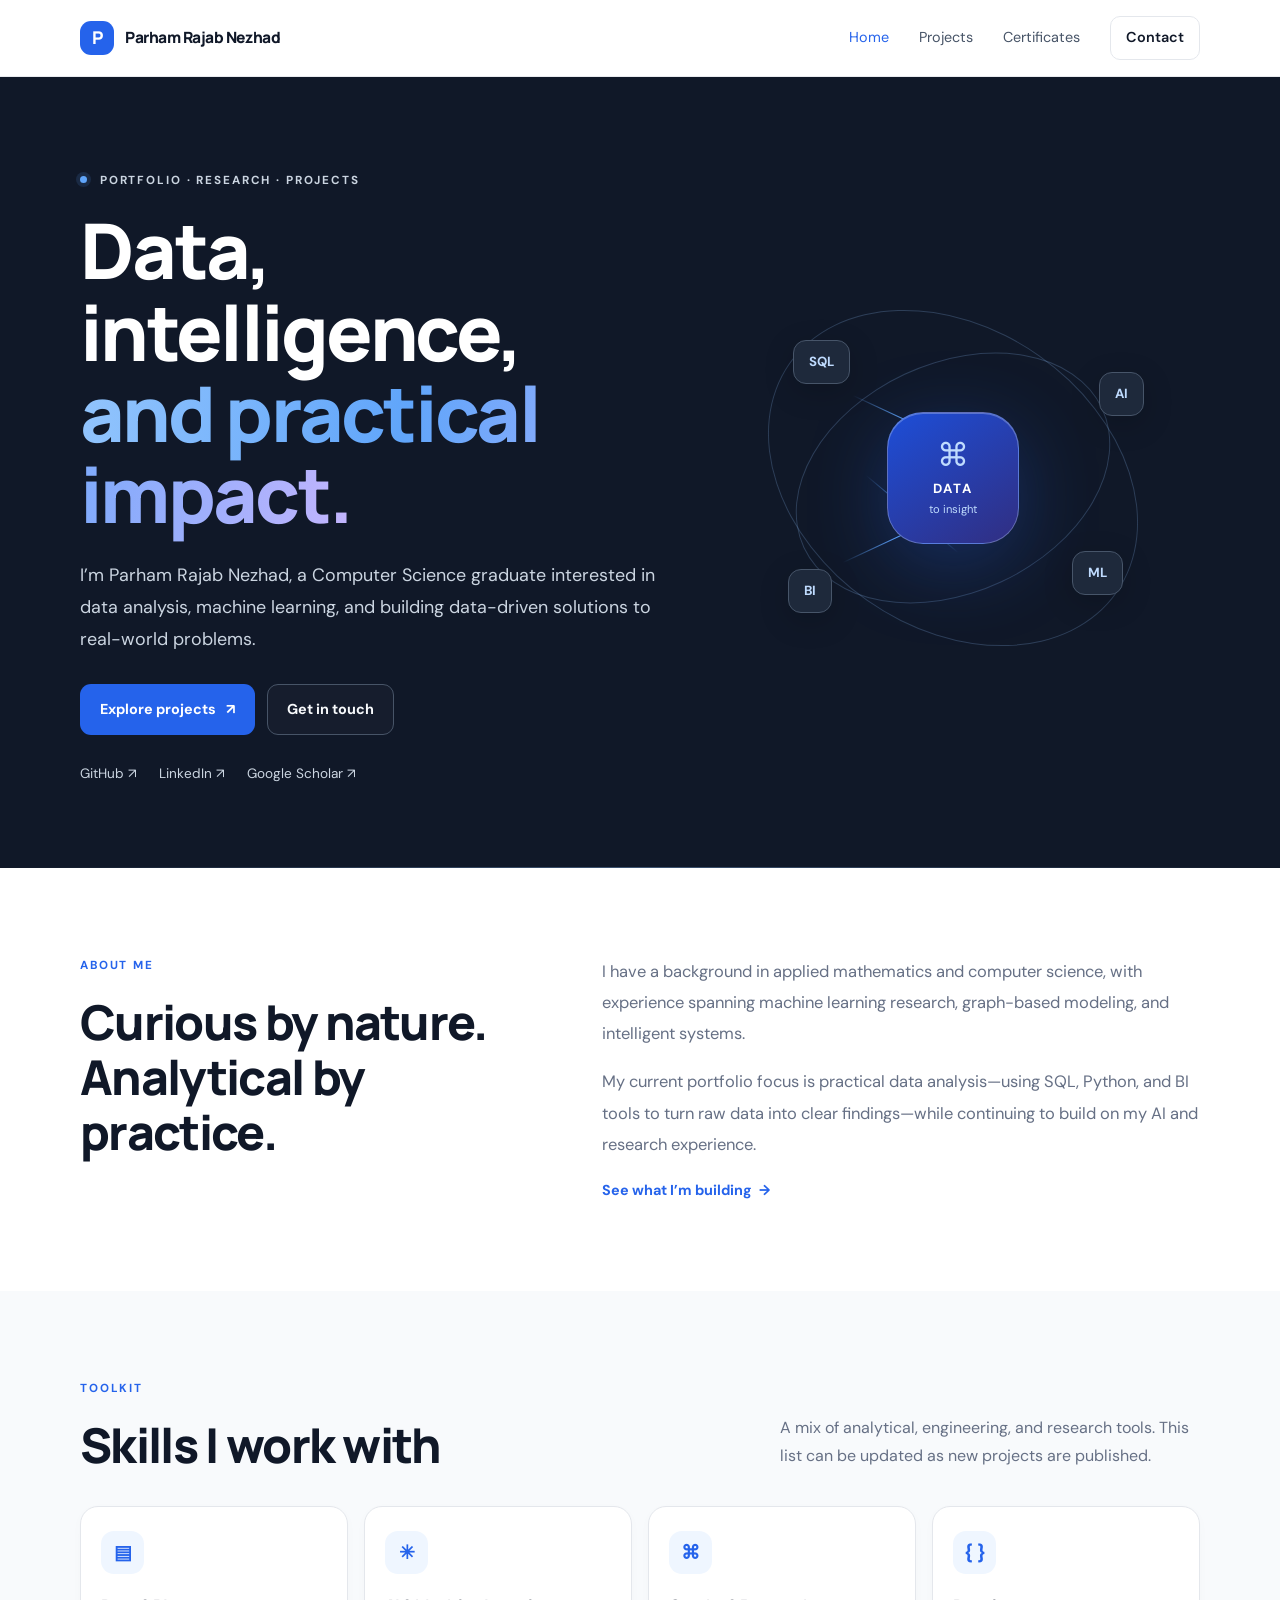
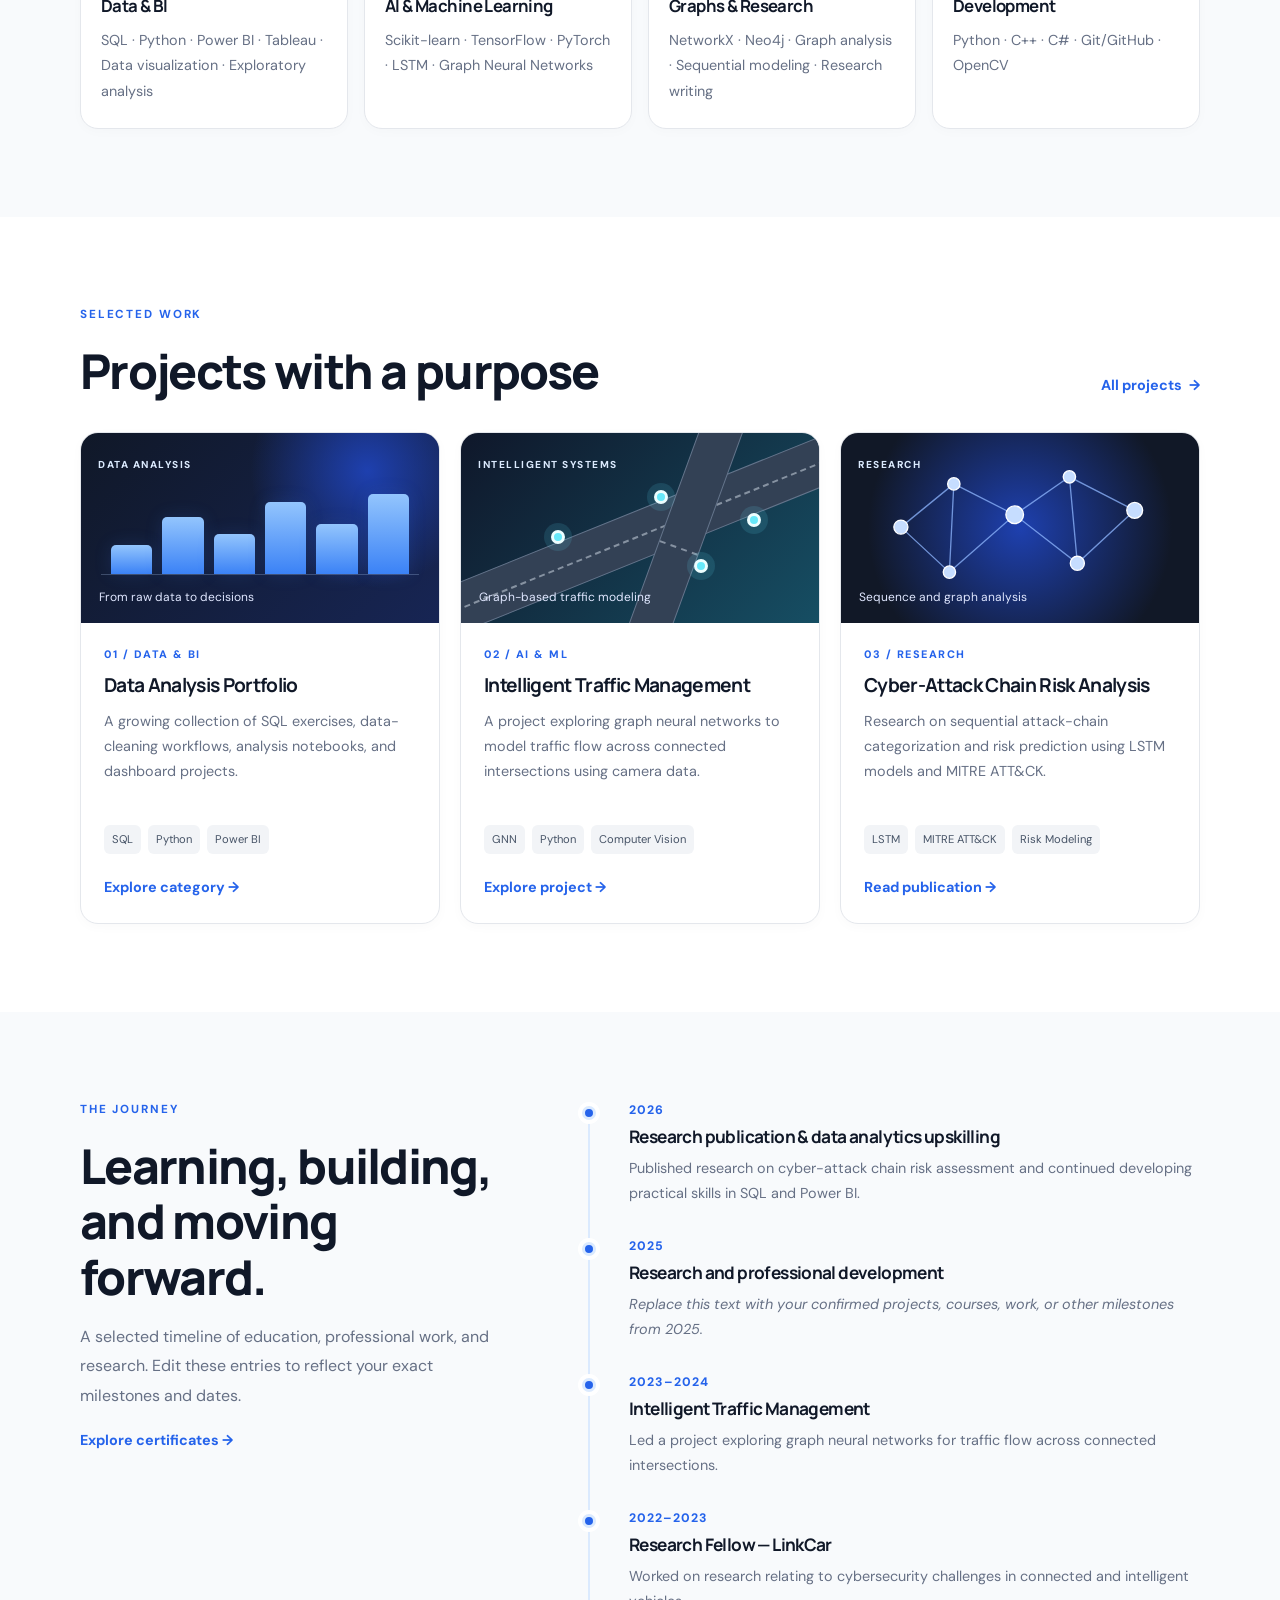
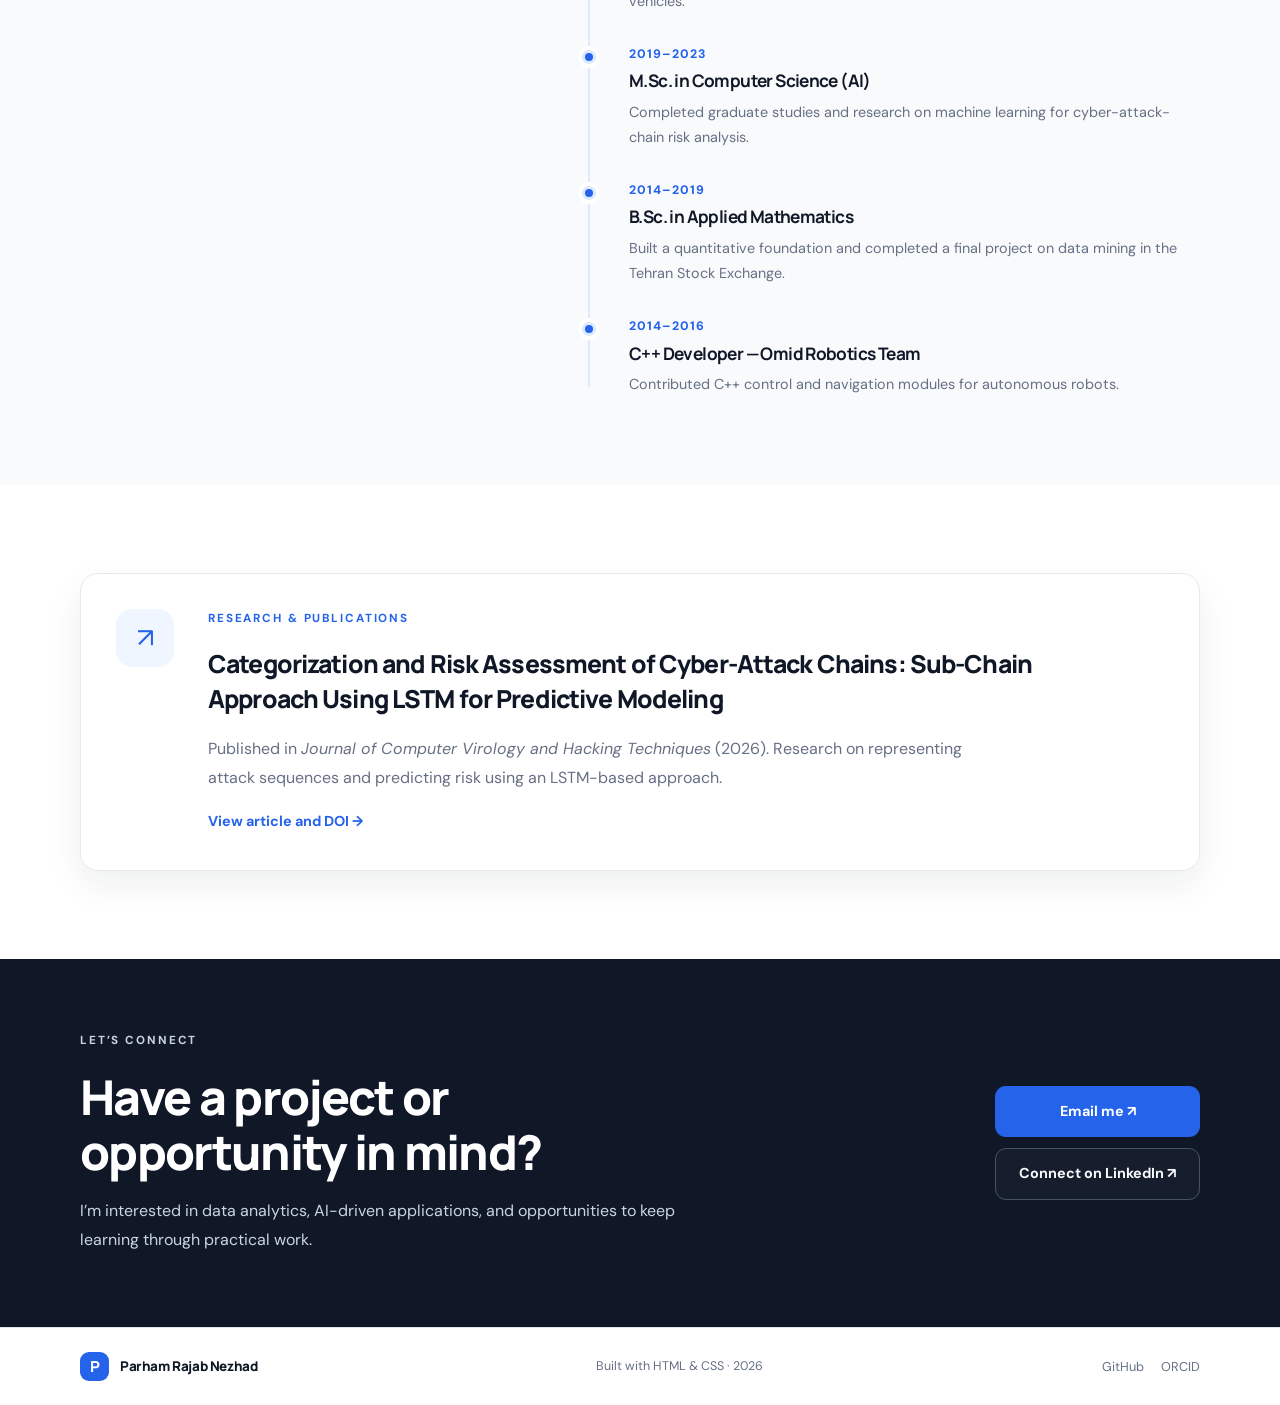
<file: index.html>
<!doctype html>
<html lang="en">
<head>
  <meta charset="utf-8">
  <meta name="viewport" content="width=device-width, initial-scale=1">
  <meta name="theme-color" content="#101828">
  <meta name="description" content="Parham Rajab Nezhad — portfolio in data analysis, machine learning, and intelligent systems.">
  <title>Parham Rajab Nezhad | Portfolio</title>
  <link rel="stylesheet" href="assets/style.css">
  <script src="assets/script.js" defer></script>
</head>
<body>
  <a class="skip-link" href="#main">Skip to content</a>
  <header class="site-header">
    <div class="container nav-wrap">
      <a class="brand" href="index.html" aria-label="Parham Rajab Nezhad home"><span class="brand-mark">P</span><span>Parham Rajab Nezhad</span></a>
      <button class="nav-toggle" aria-expanded="false" aria-controls="site-nav" aria-label="Open navigation"><span></span><span></span><span></span></button>
      <nav class="site-nav" id="site-nav" aria-label="Main navigation">
        <a class="active" href="index.html">Home</a><a href="projects.html">Projects</a><a href="certificates.html">Certificates</a>
        <a class="nav-contact" href="#contact">Contact</a>
      </nav>
    </div>
  </header>

  <main id="main">
    <section class="hero section-dark">
      <div class="container hero-grid">
        <div class="hero-copy">
          <p class="eyebrow"><span class="status-dot"></span> PORTFOLIO · RESEARCH · PROJECTS</p>
          <h1>Data, intelligence,<br><span class="gradient-text">and practical impact.</span></h1>
          <p class="hero-lead">I’m Parham Rajab Nezhad, a Computer Science graduate interested in data analysis, machine learning, and building data-driven solutions to real-world problems.</p>
          <div class="hero-actions"><a class="button button-primary" href="projects.html">Explore projects <span aria-hidden="true">↗</span></a><a class="button button-ghost" href="#contact">Get in touch</a></div>
          <div class="hero-links"><a href="https://github.com/parham-rn" target="_blank" rel="noopener noreferrer">GitHub ↗</a><a href="https://www.linkedin.com/in/parham-rajabnezhad/" target="_blank" rel="noopener noreferrer">LinkedIn ↗</a><a href="https://scholar.google.com/citations?user=SFBQKzkAAAAJ" target="_blank" rel="noopener noreferrer">Google Scholar ↗</a></div>
        </div>
        <div class="hero-art" aria-label="Illustration representing connected data and machine learning" role="img">
          <div class="art-orbit orbit-one"></div><div class="art-orbit orbit-two"></div>
          <div class="art-node node-a">SQL</div><div class="art-node node-b">AI</div><div class="art-node node-c">BI</div><div class="art-node node-d">ML</div>
          <div class="art-core"><span class="core-symbol">⌘</span><strong>DATA</strong><small>to insight</small></div>
          <div class="art-line line-a"></div><div class="art-line line-b"></div><div class="art-line line-c"></div><div class="art-line line-d"></div>
        </div>
      </div>
      <div class="hero-bottom-line"></div>
    </section>

    <section class="section" id="about">
      <div class="container two-col">
        <div><p class="eyebrow eyebrow-blue">ABOUT ME</p><h2>Curious by nature.<br>Analytical by practice.</h2></div>
        <div class="about-copy"><p>I have a background in applied mathematics and computer science, with experience spanning machine learning research, graph-based modeling, and intelligent systems.</p><p>My current portfolio focus is practical data analysis—using SQL, Python, and BI tools to turn raw data into clear findings—while continuing to build on my AI and research experience.</p><a class="text-link" href="projects.html">See what I’m building <span aria-hidden="true">→</span></a></div>
      </div>
    </section>

    <section class="section section-muted" id="skills">
      <div class="container">
        <div class="section-heading"><div><p class="eyebrow eyebrow-blue">TOOLKIT</p><h2>Skills I work with</h2></div><p class="section-intro">A mix of analytical, engineering, and research tools. This list can be updated as new projects are published.</p></div>
        <div class="skill-groups">
          <article class="skill-card"><div class="skill-icon">▤</div><h3>Data & BI</h3><p>SQL · Python · Power BI · Tableau · Data visualization · Exploratory analysis</p></article>
          <article class="skill-card"><div class="skill-icon">✳</div><h3>AI & Machine Learning</h3><p>Scikit-learn · TensorFlow · PyTorch · LSTM · Graph Neural Networks</p></article>
          <article class="skill-card"><div class="skill-icon">⌘</div><h3>Graphs & Research</h3><p>NetworkX · Neo4j · Graph analysis · Sequential modeling · Research writing</p></article>
          <article class="skill-card"><div class="skill-icon">{ }</div><h3>Development</h3><p>Python · C++ · C# · Git/GitHub · OpenCV</p></article>
        </div>
      </div>
    </section>

    <section class="section" id="featured-projects">
      <div class="container">
        <div class="section-heading"><div><p class="eyebrow eyebrow-blue">SELECTED WORK</p><h2>Projects with a purpose</h2></div><a class="text-link" href="projects.html">All projects <span aria-hidden="true">→</span></a></div>
        <div class="project-grid">
          <article class="project-card"><div class="project-visual visual-data"><span class="visual-label">DATA ANALYSIS</span><div class="mini-chart"><i style="height:35%"></i><i style="height:68%"></i><i style="height:48%"></i><i style="height:86%"></i><i style="height:60%"></i><i style="height:95%"></i></div><div class="visual-caption">From raw data to decisions</div></div><div class="project-content"><p class="project-type">01 / DATA & BI</p><h3>Data Analysis Portfolio</h3><p>A growing collection of SQL exercises, data-cleaning workflows, analysis notebooks, and dashboard projects.</p><div class="tag-list"><span>SQL</span><span>Python</span><span>Power BI</span></div><a class="text-link" href="projects.html#data-analysis">Explore category →</a></div></article>
          <article class="project-card"><div class="project-visual visual-traffic"><span class="visual-label">INTELLIGENT SYSTEMS</span><div class="road road-one"></div><div class="road road-two"></div><span class="traffic-point point-one"></span><span class="traffic-point point-two"></span><span class="traffic-point point-three"></span><span class="traffic-point point-four"></span><div class="visual-caption">Graph-based traffic modeling</div></div><div class="project-content"><p class="project-type">02 / AI & ML</p><h3>Intelligent Traffic Management</h3><p>A project exploring graph neural networks to model traffic flow across connected intersections using camera data.</p><div class="tag-list"><span>GNN</span><span>Python</span><span>Computer Vision</span></div><a class="text-link" href="projects.html#ai-ml">Explore project →</a></div></article>
          <article class="project-card"><div class="project-visual visual-graph"><span class="visual-label">RESEARCH</span><svg viewBox="0 0 360 170" aria-hidden="true"><g stroke="#8fb7ff" stroke-width="1.5" opacity=".75"><path d="M45 84 L105 35 L174 70 L236 27 L310 65 M45 84 L100 135 L174 70 L245 125 L310 65 M105 35 L100 135 M236 27 L245 125" fill="none"/></g><g fill="#c6ddff" stroke="#fff" stroke-width="1.5"><circle cx="45" cy="84" r="8"/><circle cx="105" cy="35" r="7"/><circle cx="174" cy="70" r="10"/><circle cx="236" cy="27" r="7"/><circle cx="310" cy="65" r="9"/><circle cx="100" cy="135" r="7"/><circle cx="245" cy="125" r="8"/></g></svg><div class="visual-caption">Sequence and graph analysis</div></div><div class="project-content"><p class="project-type">03 / RESEARCH</p><h3>Cyber-Attack Chain Risk Analysis</h3><p>Research on sequential attack-chain categorization and risk prediction using LSTM models and MITRE ATT&CK.</p><div class="tag-list"><span>LSTM</span><span>MITRE ATT&CK</span><span>Risk Modeling</span></div><a class="text-link" href="https://doi.org/10.1007/s11416-026-00647-8" target="_blank" rel="noopener noreferrer">Read publication →</a></div></article>
        </div>
      </div>
    </section>

    <section class="section section-muted" id="journey">
      <div class="container timeline-layout">
        <div class="timeline-intro"><p class="eyebrow eyebrow-blue">THE JOURNEY</p><h2>Learning, building,<br>and moving forward.</h2><p>A selected timeline of education, professional work, and research. Edit these entries to reflect your exact milestones and dates.</p><a class="text-link" href="certificates.html">Explore certificates →</a></div>
        <div class="timeline">
          <article class="timeline-item"><span class="timeline-dot"></span><p class="timeline-date">2026</p><h3>Research publication & data analytics upskilling</h3><p>Published research on cyber-attack chain risk assessment and continued developing practical skills in SQL and Power BI.</p></article>
          <article class="timeline-item"><span class="timeline-dot"></span><p class="timeline-date">2025</p><h3>Research and professional development</h3><p><em>Replace this text with your confirmed projects, courses, work, or other milestones from 2025.</em></p></article>
          <article class="timeline-item"><span class="timeline-dot"></span><p class="timeline-date">2023–2024</p><h3>Intelligent Traffic Management</h3><p>Led a project exploring graph neural networks for traffic flow across connected intersections.</p></article>
          <article class="timeline-item"><span class="timeline-dot"></span><p class="timeline-date">2022–2023</p><h3>Research Fellow — LinkCar</h3><p>Worked on research relating to cybersecurity challenges in connected and intelligent vehicles.</p></article>
          <article class="timeline-item"><span class="timeline-dot"></span><p class="timeline-date">2019–2023</p><h3>M.Sc. in Computer Science (AI)</h3><p>Completed graduate studies and research on machine learning for cyber-attack-chain risk analysis.</p></article>
          <article class="timeline-item"><span class="timeline-dot"></span><p class="timeline-date">2014–2019</p><h3>B.Sc. in Applied Mathematics</h3><p>Built a quantitative foundation and completed a final project on data mining in the Tehran Stock Exchange.</p></article>
          <article class="timeline-item"><span class="timeline-dot"></span><p class="timeline-date">2014–2016</p><h3>C++ Developer — Omid Robotics Team</h3><p>Contributed C++ control and navigation modules for autonomous robots.</p></article>
        </div>
      </div>
    </section>

    <section class="section" id="research">
      <div class="container publication-card"><div class="publication-icon">↗</div><div class="publication-copy"><p class="eyebrow eyebrow-blue">RESEARCH & PUBLICATIONS</p><h2>Categorization and Risk Assessment of Cyber-Attack Chains: Sub-Chain Approach Using LSTM for Predictive Modeling</h2><p>Published in <em>Journal of Computer Virology and Hacking Techniques</em> (2026). Research on representing attack sequences and predicting risk using an LSTM-based approach.</p><a class="text-link" href="https://doi.org/10.1007/s11416-026-00647-8" target="_blank" rel="noopener noreferrer">View article and DOI →</a></div></div>
    </section>

    <section class="contact-section section-dark" id="contact"><div class="container contact-inner"><div><p class="eyebrow">LET’S CONNECT</p><h2>Have a project or opportunity in mind?</h2><p>I’m interested in data analytics, AI-driven applications, and opportunities to keep learning through practical work.</p></div><div class="contact-actions"><a class="button button-primary" href="mailto:parham.rajabnezhad@gmail.com">Email me ↗</a><a class="button button-ghost" href="https://www.linkedin.com/in/parham-rajabnezhad/" target="_blank" rel="noopener noreferrer">Connect on LinkedIn ↗</a></div></div></section>
  </main>

  <footer class="site-footer"><div class="container footer-inner"><a class="brand footer-brand" href="index.html"><span class="brand-mark">P</span><span>Parham Rajab Nezhad</span></a><p>Built with HTML & CSS · <span id="current-year">2026</span></p><div class="footer-links"><a href="https://github.com/parham-rn" target="_blank" rel="noopener noreferrer">GitHub</a><a href="https://orcid.org/0009-0006-7066-5712" target="_blank" rel="noopener noreferrer">ORCID</a></div></div></footer>
</body>
</html>
</file>
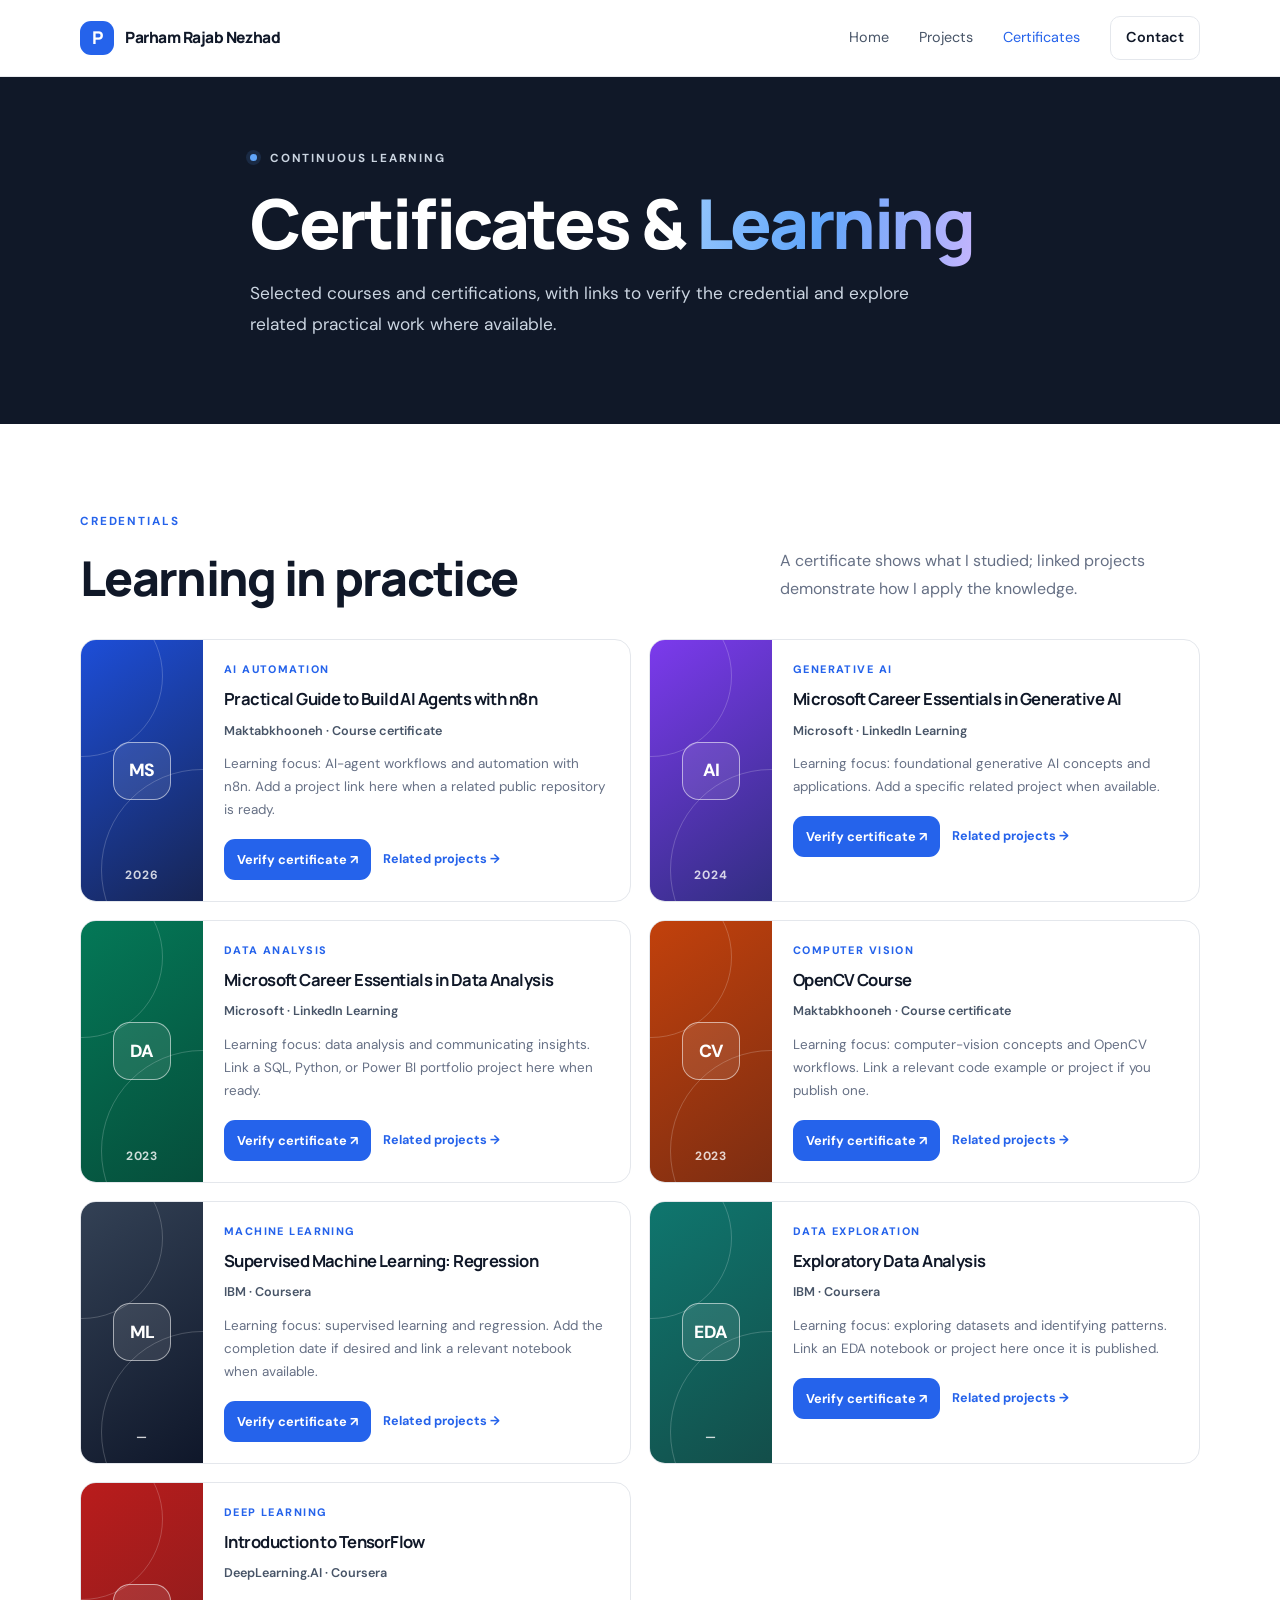
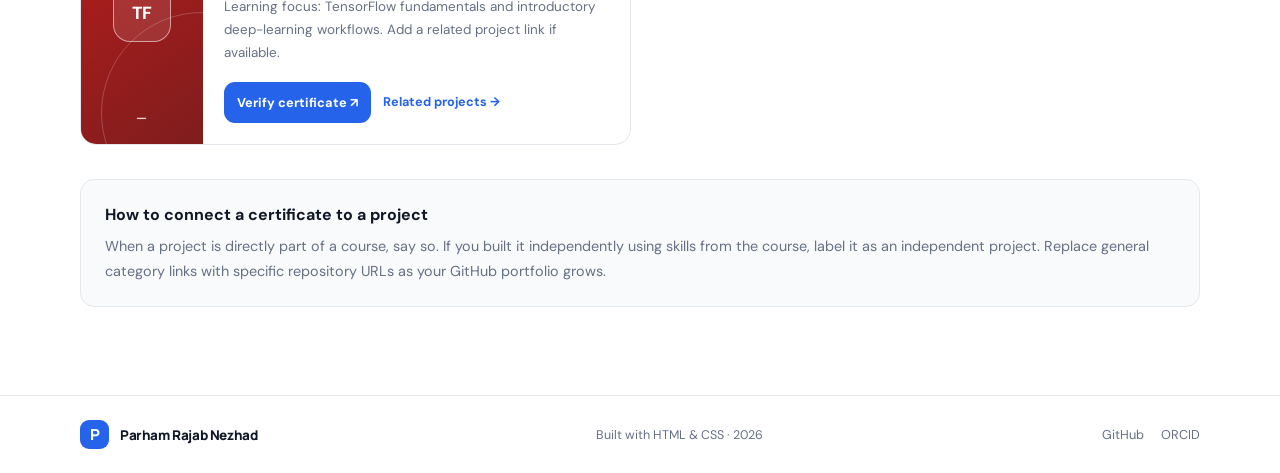
<file: certificates.html>
<!doctype html>
<html lang="en">
<head>
  <meta charset="utf-8"><meta name="viewport" content="width=device-width, initial-scale=1"><meta name="theme-color" content="#101828">
  <meta name="description" content="Certificates and project-based learning by Parham Rajab Nezhad.">
  <title>Certificates | Parham Rajab Nezhad</title><link rel="stylesheet" href="assets/style.css"><script src="assets/script.js" defer></script>
</head>
<body>
  <a class="skip-link" href="#main">Skip to content</a>
  <header class="site-header"><div class="container nav-wrap"><a class="brand" href="index.html"><span class="brand-mark">P</span><span>Parham Rajab Nezhad</span></a><button class="nav-toggle" aria-expanded="false" aria-controls="site-nav" aria-label="Open navigation"><span></span><span></span><span></span></button><nav class="site-nav" id="site-nav" aria-label="Main navigation"><a href="index.html">Home</a><a href="projects.html">Projects</a><a class="active" href="certificates.html">Certificates</a><a class="nav-contact" href="index.html#contact">Contact</a></nav></div></header>
  <main id="main">
    <section class="page-hero section-dark"><div class="container page-hero-inner"><p class="eyebrow"><span class="status-dot"></span> CONTINUOUS LEARNING</p><h1>Certificates & <span class="gradient-text">Learning</span></h1><p>Selected courses and certifications, with links to verify the credential and explore related practical work where available.</p></div></section>
    <section class="section"><div class="container"><div class="section-heading"><div><p class="eyebrow eyebrow-blue">CREDENTIALS</p><h2>Learning in practice</h2></div><p class="section-intro">A certificate shows what I studied; linked projects demonstrate how I apply the knowledge.</p></div>
      <div class="certificate-grid">
        <article class="certificate-card"><div class="certificate-top cert-blue"><span class="certificate-emblem">MS</span><span class="certificate-year">2026</span></div><div class="certificate-body"><p class="project-type">AI AUTOMATION</p><h3>Practical Guide to Build AI Agents with n8n</h3><p class="certificate-provider">Maktabkhooneh · Course certificate</p><p>Learning focus: AI-agent workflows and automation with n8n. Add a project link here when a related public repository is ready.</p><div class="certificate-actions"><a class="button button-small button-primary" href="https://maktabkhooneh.org/certificates/MK-DP506J/?lang=en" target="_blank" rel="noopener noreferrer">Verify certificate ↗</a><a class="text-link" href="projects.html">Related projects →</a></div></div></article>
        <article class="certificate-card"><div class="certificate-top cert-purple"><span class="certificate-emblem">AI</span><span class="certificate-year">2024</span></div><div class="certificate-body"><p class="project-type">GENERATIVE AI</p><h3>Microsoft Career Essentials in Generative AI</h3><p class="certificate-provider">Microsoft · LinkedIn Learning</p><p>Learning focus: foundational generative AI concepts and applications. Add a specific related project when available.</p><div class="certificate-actions"><a class="button button-small button-primary" href="https://www.linkedin.com/learning/certificates/e4e5c78bf2c166175b71b887f5cbb6396c43e9fb6cf4880984110e5647e2404e" target="_blank" rel="noopener noreferrer">Verify certificate ↗</a><a class="text-link" href="projects.html#ai-ml">Related projects →</a></div></div></article>
        <article class="certificate-card"><div class="certificate-top cert-green"><span class="certificate-emblem">DA</span><span class="certificate-year">2023</span></div><div class="certificate-body"><p class="project-type">DATA ANALYSIS</p><h3>Microsoft Career Essentials in Data Analysis</h3><p class="certificate-provider">Microsoft · LinkedIn Learning</p><p>Learning focus: data analysis and communicating insights. Link a SQL, Python, or Power BI portfolio project here when ready.</p><div class="certificate-actions"><a class="button button-small button-primary" href="https://www.linkedin.com/learning/certificates/8a9cbd6f3517cf5f82bfefbbfb75cfafb4ec31a7b9abe09b6359a6f3589ecb7f" target="_blank" rel="noopener noreferrer">Verify certificate ↗</a><a class="text-link" href="projects.html#data-analysis">Related projects →</a></div></div></article>
        <article class="certificate-card"><div class="certificate-top cert-orange"><span class="certificate-emblem">CV</span><span class="certificate-year">2023</span></div><div class="certificate-body"><p class="project-type">COMPUTER VISION</p><h3>OpenCV Course</h3><p class="certificate-provider">Maktabkhooneh · Course certificate</p><p>Learning focus: computer-vision concepts and OpenCV workflows. Link a relevant code example or project if you publish one.</p><div class="certificate-actions"><a class="button button-small button-primary" href="https://maktabkhooneh.org/certificates/MK-Q9ESNO/?lang=en" target="_blank" rel="noopener noreferrer">Verify certificate ↗</a><a class="text-link" href="projects.html#ai-ml">Related projects →</a></div></div></article>
        <article class="certificate-card"><div class="certificate-top cert-navy"><span class="certificate-emblem">ML</span><span class="certificate-year">—</span></div><div class="certificate-body"><p class="project-type">MACHINE LEARNING</p><h3>Supervised Machine Learning: Regression</h3><p class="certificate-provider">IBM · Coursera</p><p>Learning focus: supervised learning and regression. Add the completion date if desired and link a relevant notebook when available.</p><div class="certificate-actions"><a class="button button-small button-primary" href="https://www.coursera.org/account/accomplishments/certificate/WPKJTELFZTLA" target="_blank" rel="noopener noreferrer">Verify certificate ↗</a><a class="text-link" href="projects.html#ai-ml">Related projects →</a></div></div></article>
        <article class="certificate-card"><div class="certificate-top cert-teal"><span class="certificate-emblem">EDA</span><span class="certificate-year">—</span></div><div class="certificate-body"><p class="project-type">DATA EXPLORATION</p><h3>Exploratory Data Analysis</h3><p class="certificate-provider">IBM · Coursera</p><p>Learning focus: exploring datasets and identifying patterns. Link an EDA notebook or project here once it is published.</p><div class="certificate-actions"><a class="button button-small button-primary" href="https://www.coursera.org/account/accomplishments/certificate/29EKEZETEE9Y" target="_blank" rel="noopener noreferrer">Verify certificate ↗</a><a class="text-link" href="projects.html#data-analysis">Related projects →</a></div></div></article>
        <article class="certificate-card"><div class="certificate-top cert-red"><span class="certificate-emblem">TF</span><span class="certificate-year">—</span></div><div class="certificate-body"><p class="project-type">DEEP LEARNING</p><h3>Introduction to TensorFlow</h3><p class="certificate-provider">DeepLearning.AI · Coursera</p><p>Learning focus: TensorFlow fundamentals and introductory deep-learning workflows. Add a related project link if available.</p><div class="certificate-actions"><a class="button button-small button-primary" href="https://www.coursera.org/account/accomplishments/certificate/2NK3XUHSCQLG" target="_blank" rel="noopener noreferrer">Verify certificate ↗</a><a class="text-link" href="projects.html#ai-ml">Related projects →</a></div></div></article>
      </div>
      <div class="note-card"><strong>How to connect a certificate to a project</strong><p>When a project is directly part of a course, say so. If you built it independently using skills from the course, label it as an independent project. Replace general category links with specific repository URLs as your GitHub portfolio grows.</p></div>
    </div></section>
  </main>
  <footer class="site-footer"><div class="container footer-inner"><a class="brand footer-brand" href="index.html"><span class="brand-mark">P</span><span>Parham Rajab Nezhad</span></a><p>Built with HTML & CSS · <span id="current-year">2026</span></p><div class="footer-links"><a href="https://github.com/parham-rn" target="_blank" rel="noopener noreferrer">GitHub</a><a href="https://orcid.org/0009-0006-7066-5712" target="_blank" rel="noopener noreferrer">ORCID</a></div></div></footer>
</body>
</html>
</file>
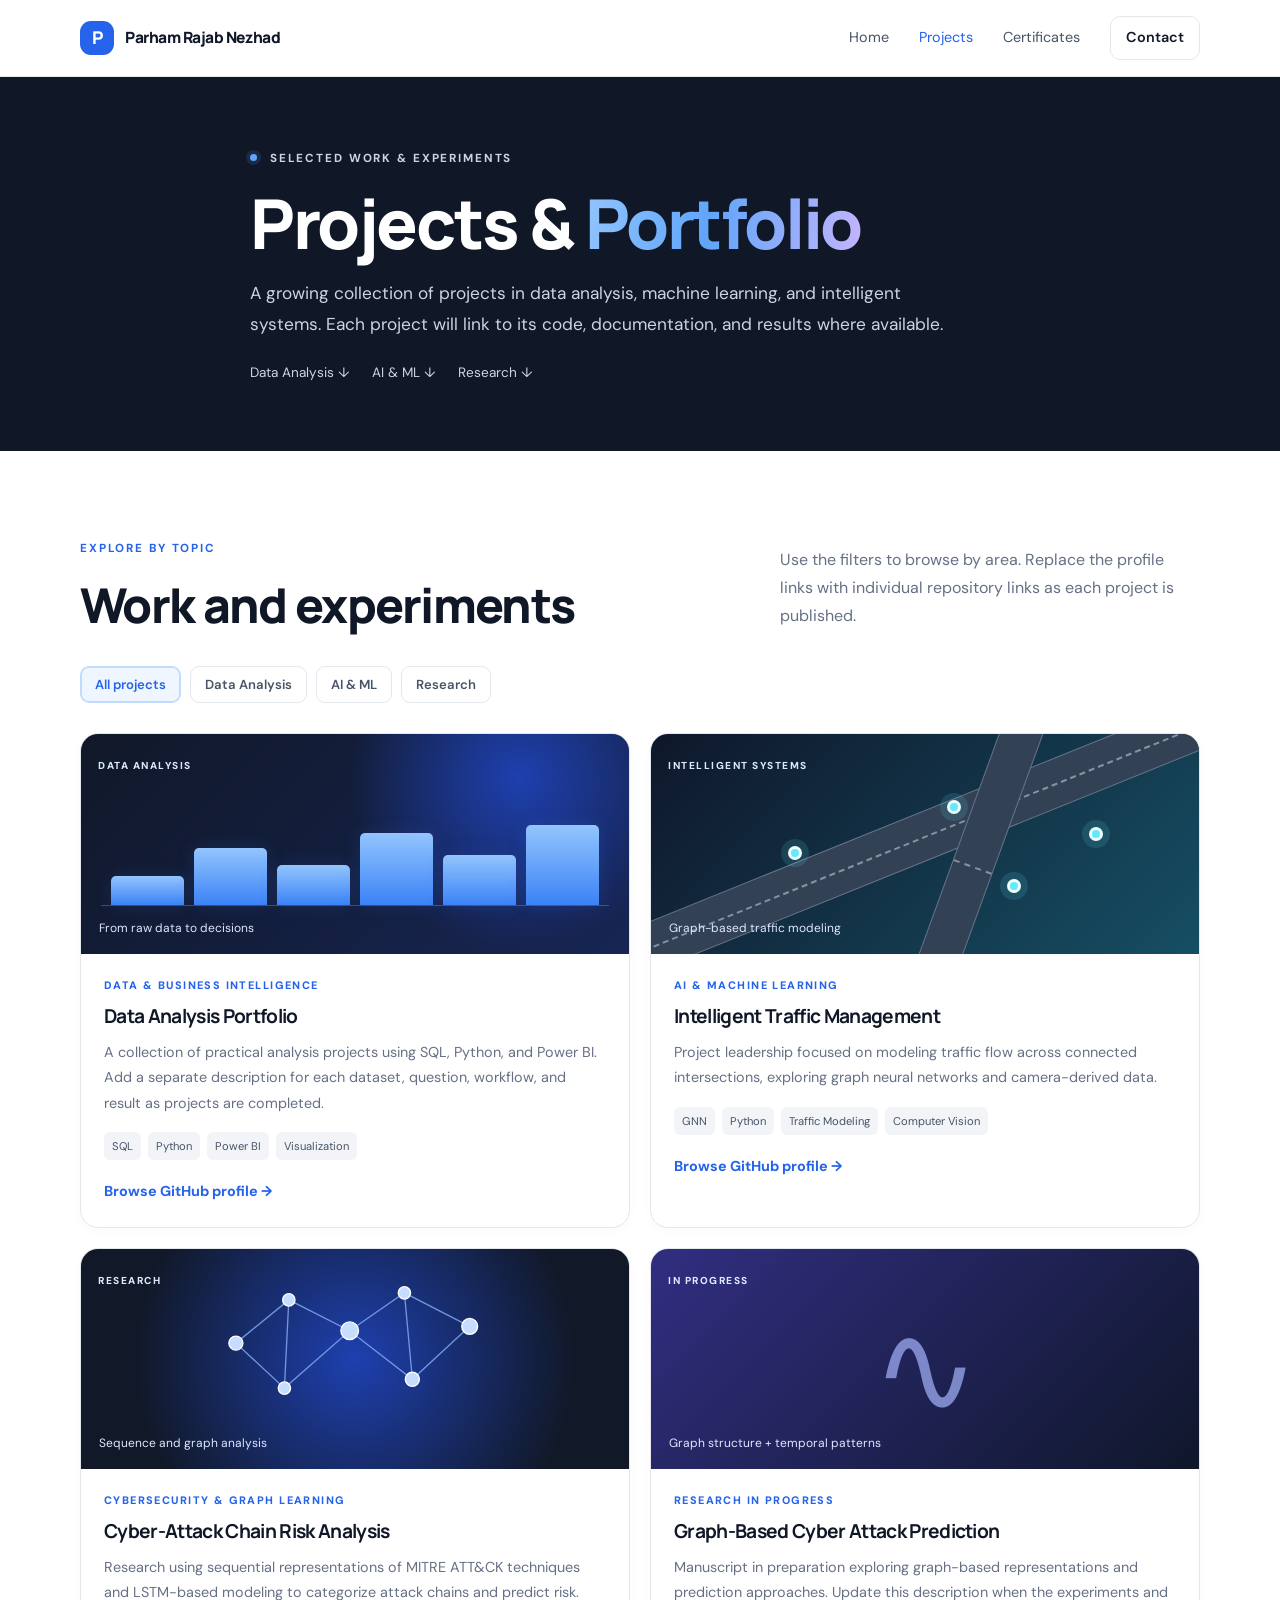
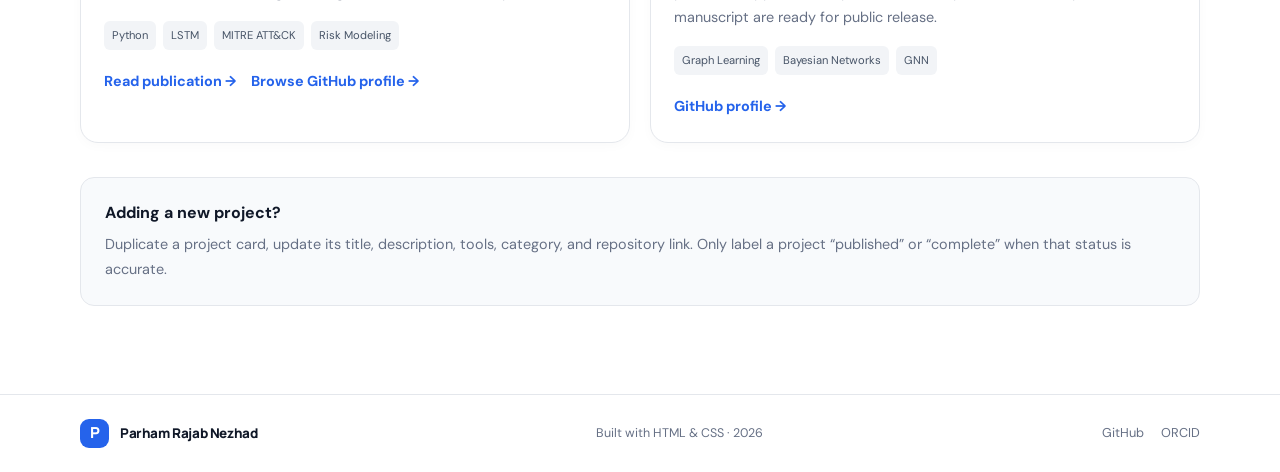
<file: projects.html>
<!doctype html>
<html lang="en">
<head>
  <meta charset="utf-8"><meta name="viewport" content="width=device-width, initial-scale=1"><meta name="theme-color" content="#101828">
  <meta name="description" content="Projects by Parham Rajab Nezhad in data analysis, machine learning, and research.">
  <title>Projects | Parham Rajab Nezhad</title><link rel="stylesheet" href="assets/style.css"><script src="assets/script.js" defer></script>
</head>
<body>
  <a class="skip-link" href="#main">Skip to content</a>
  <header class="site-header"><div class="container nav-wrap"><a class="brand" href="index.html"><span class="brand-mark">P</span><span>Parham Rajab Nezhad</span></a><button class="nav-toggle" aria-expanded="false" aria-controls="site-nav" aria-label="Open navigation"><span></span><span></span><span></span></button><nav class="site-nav" id="site-nav" aria-label="Main navigation"><a href="index.html">Home</a><a class="active" href="projects.html">Projects</a><a href="certificates.html">Certificates</a><a class="nav-contact" href="index.html#contact">Contact</a></nav></div></header>
  <main id="main">
    <section class="page-hero section-dark"><div class="container page-hero-inner"><p class="eyebrow"><span class="status-dot"></span> SELECTED WORK & EXPERIMENTS</p><h1>Projects & <span class="gradient-text">Portfolio</span></h1><p>A growing collection of projects in data analysis, machine learning, and intelligent systems. Each project will link to its code, documentation, and results where available.</p><div class="hero-links"><a href="#data-analysis">Data Analysis ↓</a><a href="#ai-ml">AI & ML ↓</a><a href="#research-projects">Research ↓</a></div></div></section>
    <section class="section"><div class="container"><div class="section-heading"><div><p class="eyebrow eyebrow-blue">EXPLORE BY TOPIC</p><h2>Work and experiments</h2></div><p class="section-intro">Use the filters to browse by area. Replace the profile links with individual repository links as each project is published.</p></div>
      <div class="filter-bar" role="group" aria-label="Filter projects"><button class="filter-button active" data-filter="all" aria-pressed="true">All projects</button><button class="filter-button" data-filter="data" aria-pressed="false">Data Analysis</button><button class="filter-button" data-filter="ai" aria-pressed="false">AI & ML</button><button class="filter-button" data-filter="research" aria-pressed="false">Research</button></div>
      <div class="project-grid project-grid-full" id="project-list">
        <article class="project-card" data-category="data" id="data-analysis"><div class="project-visual visual-data"><span class="visual-label">DATA ANALYSIS</span><div class="mini-chart"><i style="height:35%"></i><i style="height:68%"></i><i style="height:48%"></i><i style="height:86%"></i><i style="height:60%"></i><i style="height:95%"></i></div><div class="visual-caption">From raw data to decisions</div></div><div class="project-content"><p class="project-type">DATA & BUSINESS INTELLIGENCE</p><h3>Data Analysis Portfolio</h3><p>A collection of practical analysis projects using SQL, Python, and Power BI. Add a separate description for each dataset, question, workflow, and result as projects are completed.</p><div class="tag-list"><span>SQL</span><span>Python</span><span>Power BI</span><span>Visualization</span></div><div class="project-links"><a class="text-link" href="https://github.com/parham-rn" target="_blank" rel="noopener noreferrer">Browse GitHub profile →</a></div></div></article>
        <article class="project-card" data-category="ai" id="ai-ml"><div class="project-visual visual-traffic"><span class="visual-label">INTELLIGENT SYSTEMS</span><div class="road road-one"></div><div class="road road-two"></div><span class="traffic-point point-one"></span><span class="traffic-point point-two"></span><span class="traffic-point point-three"></span><span class="traffic-point point-four"></span><div class="visual-caption">Graph-based traffic modeling</div></div><div class="project-content"><p class="project-type">AI & MACHINE LEARNING</p><h3>Intelligent Traffic Management</h3><p>Project leadership focused on modeling traffic flow across connected intersections, exploring graph neural networks and camera-derived data.</p><div class="tag-list"><span>GNN</span><span>Python</span><span>Traffic Modeling</span><span>Computer Vision</span></div><div class="project-links"><a class="text-link" href="https://github.com/parham-rn" target="_blank" rel="noopener noreferrer">Browse GitHub profile →</a></div></div></article>
        <article class="project-card" data-category="research" id="research-projects"><div class="project-visual visual-graph"><span class="visual-label">RESEARCH</span><svg viewBox="0 0 360 170" aria-hidden="true"><g stroke="#8fb7ff" stroke-width="1.5" opacity=".75"><path d="M45 84 L105 35 L174 70 L236 27 L310 65 M45 84 L100 135 L174 70 L245 125 L310 65 M105 35 L100 135 M236 27 L245 125" fill="none"/></g><g fill="#c6ddff" stroke="#fff" stroke-width="1.5"><circle cx="45" cy="84" r="8"/><circle cx="105" cy="35" r="7"/><circle cx="174" cy="70" r="10"/><circle cx="236" cy="27" r="7"/><circle cx="310" cy="65" r="9"/><circle cx="100" cy="135" r="7"/><circle cx="245" cy="125" r="8"/></g></svg><div class="visual-caption">Sequence and graph analysis</div></div><div class="project-content"><p class="project-type">CYBERSECURITY & GRAPH LEARNING</p><h3>Cyber-Attack Chain Risk Analysis</h3><p>Research using sequential representations of MITRE ATT&CK techniques and LSTM-based modeling to categorize attack chains and predict risk.</p><div class="tag-list"><span>Python</span><span>LSTM</span><span>MITRE ATT&CK</span><span>Risk Modeling</span></div><div class="project-links"><a class="text-link" href="https://doi.org/10.1007/s11416-026-00647-8" target="_blank" rel="noopener noreferrer">Read publication →</a><a class="text-link" href="https://github.com/parham-rn" target="_blank" rel="noopener noreferrer">Browse GitHub profile →</a></div></div></article>
        <article class="project-card" data-category="research"><div class="project-visual visual-neutral"><span class="visual-label">IN PROGRESS</span><div class="large-symbol">∿</div><div class="visual-caption">Graph structure + temporal patterns</div></div><div class="project-content"><p class="project-type">RESEARCH IN PROGRESS</p><h3>Graph-Based Cyber Attack Prediction</h3><p>Manuscript in preparation exploring graph-based representations and prediction approaches. Update this description when the experiments and manuscript are ready for public release.</p><div class="tag-list"><span>Graph Learning</span><span>Bayesian Networks</span><span>GNN</span></div><div class="project-links"><a class="text-link" href="https://github.com/parham-rn" target="_blank" rel="noopener noreferrer">GitHub profile →</a></div></div></article>
      </div>
      <div class="note-card"><strong>Adding a new project?</strong><p>Duplicate a project card, update its title, description, tools, category, and repository link. Only label a project “published” or “complete” when that status is accurate.</p></div>
    </div></section>
  </main>
  <footer class="site-footer"><div class="container footer-inner"><a class="brand footer-brand" href="index.html"><span class="brand-mark">P</span><span>Parham Rajab Nezhad</span></a><p>Built with HTML & CSS · <span id="current-year">2026</span></p><div class="footer-links"><a href="https://github.com/parham-rn" target="_blank" rel="noopener noreferrer">GitHub</a><a href="https://orcid.org/0009-0006-7066-5712" target="_blank" rel="noopener noreferrer">ORCID</a></div></div></footer>
</body>
</html>
</file>
<file: assets/style.css>
@import url('https://fonts.googleapis.com/css2?family=DM+Sans:wght@400;500;600;700&family=Manrope:wght@400;500;600;700;800&display=swap');
:root{--ink:#101828;--ink-soft:#344054;--muted:#667085;--blue:#2563eb;--blue-dark:#1d4ed8;--blue-light:#dbeafe;--line:#e4e7ec;--paper:#fff;--wash:#f8fafc;--navy:#101828;--radius:18px;--shadow:0 14px 36px rgba(16,24,40,.07)}
*{box-sizing:border-box}html{scroll-behavior:smooth;scroll-padding-top:90px}body{margin:0;background:var(--paper);color:var(--ink);font-family:'DM Sans',Arial,sans-serif;font-size:16px;line-height:1.65;-webkit-font-smoothing:antialiased}h1,h2,h3,p{margin-top:0}h1,h2,h3,.brand{font-family:'Manrope','DM Sans',sans-serif;letter-spacing:-.035em}h1{font-size:clamp(2.65rem,6vw,5rem);line-height:1.06;margin-bottom:24px;font-weight:800}h2{font-size:clamp(2rem,4vw,3rem);line-height:1.15;margin-bottom:18px;font-weight:800}h3{font-size:1.2rem;line-height:1.35;margin-bottom:10px}p{color:var(--muted)}a{color:inherit;text-decoration:none}a:focus-visible,button:focus-visible{outline:3px solid #93c5fd;outline-offset:4px}.container{width:min(1120px,calc(100% - 44px));margin-inline:auto}.section{padding:88px 0}.section-muted{background:var(--wash)}.section-dark{background:var(--navy);color:white}.skip-link{position:absolute;left:-9999px;top:8px;background:white;color:var(--ink);padding:10px 14px;z-index:100;border-radius:8px}.skip-link:focus{left:10px}.site-header{position:sticky;top:0;z-index:50;background:rgba(255,255,255,.94);backdrop-filter:blur(16px);border-bottom:1px solid rgba(228,231,236,.85)}.nav-wrap{height:76px;display:flex;align-items:center;justify-content:space-between;gap:24px}.brand{display:inline-flex;align-items:center;gap:11px;font-size:.97rem;font-weight:800;letter-spacing:-.03em;white-space:nowrap}.brand-mark{width:34px;height:34px;display:grid;place-items:center;background:var(--blue);color:white;border-radius:11px;font-weight:800;font-size:1.1rem}.site-nav{display:flex;align-items:center;gap:30px}.site-nav a{font-size:.9rem;color:#475467;transition:color .2s}.site-nav a:hover,.site-nav a.active{color:var(--blue)}.site-nav .nav-contact{border:1px solid var(--line);border-radius:10px;padding:9px 15px;color:var(--ink);font-weight:600}.nav-toggle{display:none;background:white;border:1px solid var(--line);border-radius:10px;width:42px;height:40px;padding:10px;cursor:pointer}.nav-toggle span{display:block;height:2px;background:var(--ink);margin:4px 0;border-radius:3px}
.hero{position:relative;overflow:hidden;padding:94px 0 82px}.hero-grid{display:grid;grid-template-columns:1.08fr .92fr;align-items:center;gap:45px;min-height:390px}.eyebrow{font-size:.73rem;font-weight:700;letter-spacing:.16em;color:#cbd5e1;margin-bottom:19px}.eyebrow-blue{color:var(--blue);}.status-dot{display:inline-block;width:7px;height:7px;border-radius:50%;background:#60a5fa;margin:0 8px 1px 0;box-shadow:0 0 0 4px rgba(96,165,250,.13)}.gradient-text{background:linear-gradient(100deg,#93c5fd,#60a5fa 45%,#c4b5fd);-webkit-background-clip:text;background-clip:text;color:transparent}.hero-lead{font-size:1.12rem;color:#cbd5e1;max-width:620px;line-height:1.8;margin-bottom:28px}.hero-actions{display:flex;gap:12px;flex-wrap:wrap}.button{display:inline-flex;align-items:center;justify-content:center;gap:10px;padding:13px 19px;border-radius:11px;font-weight:700;font-size:.9rem;border:1px solid transparent;transition:transform .2s,background .2s,border-color .2s}.button:hover{transform:translateY(-2px)}.button-primary{background:var(--blue);color:white}.button-primary:hover{background:var(--blue-dark)}.button-ghost{border-color:#475467;color:#f8fafc;background:rgba(255,255,255,.025)}.button-ghost:hover{border-color:#93c5fd;background:rgba(255,255,255,.06)}.button-small{padding:9px 12px;font-size:.8rem}.hero-links{display:flex;gap:22px;flex-wrap:wrap;margin-top:28px}.hero-links a{font-size:.85rem;color:#cbd5e1}.hero-links a:hover{color:white}.hero-art{position:relative;height:350px;max-width:460px;width:100%;justify-self:center;display:grid;place-items:center}.art-orbit{position:absolute;border:1px solid rgba(147,197,253,.22);border-radius:50%;transform:rotate(-25deg)}.orbit-one{width:330px;height:230px}.orbit-two{width:400px;height:300px;transform:rotate(35deg)}.art-core{width:132px;height:132px;border-radius:36px;background:linear-gradient(145deg,#1d4ed8,#312e81);box-shadow:0 20px 80px rgba(37,99,235,.3),inset 0 1px 0 rgba(255,255,255,.25);display:flex;flex-direction:column;align-items:center;justify-content:center;z-index:2;border:1px solid rgba(191,219,254,.35)}.core-symbol{font-size:2rem;color:#bfdbfe;line-height:1}.art-core strong{letter-spacing:.16em;font-size:.83rem;margin-top:7px}.art-core small{color:#bfdbfe;font-size:.7rem}.art-node{position:absolute;z-index:3;padding:10px 15px;border-radius:13px;background:#1e293b;border:1px solid #475569;color:#bfdbfe;font-size:.83rem;font-weight:700;box-shadow:0 8px 30px rgba(0,0,0,.18)}.node-a{top:37px;left:70px}.node-b{top:69px;right:39px}.node-c{bottom:40px;left:65px}.node-d{bottom:58px;right:60px}.art-line{position:absolute;height:1px;background:linear-gradient(90deg,transparent,#60a5fa,transparent);width:120px;transform-origin:left center}.line-a{top:92px;left:130px;transform:rotate(25deg)}.line-b{top:110px;right:100px;transform:rotate(130deg)}.line-c{bottom:90px;left:120px;transform:rotate(-25deg)}.line-d{bottom:100px;right:105px;transform:rotate(-140deg)}.hero-bottom-line{position:absolute;bottom:0;left:0;right:0;height:1px;background:linear-gradient(90deg,transparent,rgba(147,197,253,.35),transparent)}
.two-col{display:grid;grid-template-columns:.85fr 1.15fr;gap:80px;align-items:start}.about-copy p{font-size:1.03rem;line-height:1.9}.text-link{display:inline-flex;align-items:center;gap:7px;color:var(--blue);font-weight:700;font-size:.9rem}.text-link:hover{color:var(--blue-dark);text-decoration:underline;text-underline-offset:4px}.section-heading{display:flex;justify-content:space-between;align-items:end;gap:30px;margin-bottom:34px}.section-heading h2{margin-bottom:0}.section-intro{max-width:420px;margin-bottom:2px;line-height:1.75}.skill-groups{display:grid;grid-template-columns:repeat(4,1fr);gap:16px}.skill-card{background:white;border:1px solid var(--line);border-radius:var(--radius);padding:24px 20px;min-height:220px;box-shadow:0 3px 12px rgba(16,24,40,.02)}.skill-icon{width:43px;height:43px;border-radius:13px;background:#eff6ff;color:var(--blue);display:grid;place-items:center;font-weight:800;font-size:1.2rem;margin-bottom:21px}.skill-card h3{font-size:1.05rem}.skill-card p{font-size:.9rem;line-height:1.75;margin-bottom:0}.project-grid{display:grid;grid-template-columns:repeat(3,minmax(0,1fr));gap:20px}.project-card{border:1px solid var(--line);border-radius:var(--radius);overflow:hidden;background:white;box-shadow:0 3px 12px rgba(16,24,40,.025);transition:transform .22s,box-shadow .22s}.project-card:hover{transform:translateY(-4px);box-shadow:var(--shadow)}.project-visual{height:190px;position:relative;overflow:hidden;padding:17px;background:#12213c;color:white}.visual-label{font-size:.63rem;font-weight:800;letter-spacing:.15em;color:#dbeafe;position:relative;z-index:3}.visual-caption{position:absolute;left:18px;bottom:15px;font-size:.75rem;color:#e0e7ff;z-index:3}.visual-data{background:radial-gradient(circle at 80% 20%,#1e40af 0,transparent 36%),linear-gradient(135deg,#101828,#172554)}.mini-chart{position:absolute;left:20px;right:20px;bottom:48px;height:85px;display:flex;align-items:end;gap:10px;border-bottom:1px solid rgba(191,219,254,.25);padding:0 10px}.mini-chart i{display:block;flex:1;background:linear-gradient(180deg,#93c5fd,#3b82f6);border-radius:5px 5px 0 0;box-shadow:0 0 18px rgba(59,130,246,.15)}.visual-traffic{background:linear-gradient(135deg,#0f172a,#164e63)}.road{position:absolute;background:#334155;border:1px solid #64748b;border-radius:30px}.road-one{width:140%;height:48px;left:-20%;top:78px;transform:rotate(-22deg)}.road-two{height:180%;width:42px;left:55%;top:-30%;transform:rotate(20deg)}.road:after{content:"";position:absolute;left:0;right:0;top:50%;border-top:2px dashed #cbd5e1;opacity:.55}.traffic-point{position:absolute;width:14px;height:14px;border-radius:50%;background:#67e8f9;border:3px solid #ecfeff;box-shadow:0 0 0 7px rgba(103,232,249,.13);z-index:2}.point-one{left:25%;top:51%}.point-two{left:54%;top:30%}.point-three{left:65%;top:66%}.point-four{left:80%;top:42%}.visual-graph{background:radial-gradient(circle at 50% 50%,#1e40af,#111827 75%)}.visual-graph svg{position:absolute;width:100%;height:150px;left:0;top:20px}.visual-neutral{background:linear-gradient(135deg,#312e81,#0f172a)}.large-symbol{position:absolute;inset:15px 0 0;display:grid;place-items:center;font-size:8rem;font-weight:400;color:#a5b4fc;opacity:.7}.project-content{padding:23px}.project-type{font-size:.68rem;letter-spacing:.13em;color:var(--blue);font-weight:800;margin-bottom:9px}.project-content h3{margin-bottom:10px}.project-content>p:not(.project-type){font-size:.9rem;line-height:1.75;min-height:100px;margin-bottom:16px}.tag-list{display:flex;gap:7px;flex-wrap:wrap;margin-bottom:20px}.tag-list span{font-size:.7rem;color:#475467;background:#f2f4f7;border-radius:6px;padding:5px 8px}.timeline-layout{display:grid;grid-template-columns:.8fr 1.2fr;gap:90px;align-items:start}.timeline-intro{position:sticky;top:115px}.timeline-intro>p:not(.eyebrow){line-height:1.85}.timeline{position:relative;padding-left:29px}.timeline:before{content:"";position:absolute;top:7px;bottom:10px;left:6px;width:2px;background:#dbeafe}.timeline-item{position:relative;padding:0 0 30px 18px}.timeline-item:last-child{padding-bottom:0}.timeline-dot{position:absolute;left:-29px;top:6px;width:14px;height:14px;border-radius:50%;background:var(--blue);border:3px solid #dbeafe;box-shadow:0 0 0 4px white}.timeline-date{font-size:.77rem;color:var(--blue);font-weight:800;letter-spacing:.08em;margin-bottom:5px}.timeline-item h3{font-size:1.08rem;margin-bottom:7px}.timeline-item p:last-child{font-size:.9rem;line-height:1.75;margin-bottom:0}.publication-card{display:grid;grid-template-columns:68px 1fr;gap:24px;align-items:start;border:1px solid var(--line);border-radius:var(--radius);padding:35px;box-shadow:var(--shadow)}.publication-icon{width:58px;height:58px;border-radius:16px;background:#eff6ff;color:var(--blue);display:grid;place-items:center;font-size:1.7rem}.publication-copy h2{font-size:1.55rem;line-height:1.4;max-width:850px}.publication-copy p:not(.eyebrow){max-width:800px;line-height:1.8}.contact-section{padding:72px 0}.contact-inner{display:flex;align-items:center;justify-content:space-between;gap:45px}.contact-inner h2{max-width:600px}.contact-inner p:not(.eyebrow){max-width:610px;color:#cbd5e1;line-height:1.8;margin-bottom:0}.contact-actions{display:flex;flex-direction:column;gap:11px;min-width:205px}.site-footer{border-top:1px solid var(--line);background:#fff;padding:24px 0}.footer-inner{display:flex;align-items:center;justify-content:space-between;gap:20px}.footer-brand{font-size:.84rem}.footer-brand .brand-mark{width:29px;height:29px;border-radius:9px;font-size:.95rem}.footer-inner p{font-size:.78rem;margin:0}.footer-links{display:flex;gap:17px}.footer-links a{font-size:.8rem;color:var(--muted)}.footer-links a:hover{color:var(--blue)}
/* Inner pages */
.page-hero{padding:72px 0 66px}.page-hero-inner{max-width:780px}.page-hero h1{font-size:clamp(2.6rem,6vw,4.3rem);margin-bottom:18px}.page-hero-inner>p:not(.eyebrow){font-size:1.08rem;color:#cbd5e1;max-width:720px;line-height:1.8}.page-hero .hero-links{margin-top:22px}.filter-bar{display:flex;gap:9px;flex-wrap:wrap;margin:0 0 30px}.filter-button{border:1px solid var(--line);background:white;color:#475467;padding:9px 14px;border-radius:9px;font:600 .82rem 'DM Sans',sans-serif;cursor:pointer}.filter-button:hover,.filter-button.active{background:#eff6ff;border-color:#bfdbfe;color:var(--blue)}.filter-button[aria-pressed="true"]{box-shadow:inset 0 0 0 1px #bfdbfe}.project-grid-full{grid-template-columns:repeat(2,minmax(0,1fr));align-items:stretch}.project-grid-full .project-visual{height:220px}.project-grid-full .project-content>p:not(.project-type){min-height:unset}.project-links{display:flex;flex-wrap:wrap;gap:15px;margin-top:2px}.note-card{margin-top:34px;background:#f8fafc;border:1px solid var(--line);border-radius:14px;padding:22px 24px}.note-card strong{display:block;margin-bottom:6px}.note-card p{font-size:.9rem;line-height:1.75;margin:0}.certificate-grid{display:grid;grid-template-columns:repeat(2,minmax(0,1fr));gap:18px}.certificate-card{display:grid;grid-template-columns:122px 1fr;border:1px solid var(--line);border-radius:16px;overflow:hidden;background:white;transition:box-shadow .2s,transform .2s}.certificate-card:hover{transform:translateY(-3px);box-shadow:var(--shadow)}.certificate-top{position:relative;min-height:205px;display:flex;flex-direction:column;align-items:center;justify-content:center;color:white;overflow:hidden}.certificate-top:before,.certificate-top:after{content:"";position:absolute;border:1px solid rgba(255,255,255,.2);border-radius:50%;width:160px;height:160px}.certificate-top:before{left:-80px;top:-45px}.certificate-top:after{right:-100px;bottom:-70px;width:200px;height:200px}.cert-blue{background:linear-gradient(145deg,#1d4ed8,#172554)}.cert-purple{background:linear-gradient(145deg,#7c3aed,#312e81)}.cert-green{background:linear-gradient(145deg,#047857,#064e3b)}.cert-orange{background:linear-gradient(145deg,#c2410c,#7c2d12)}.cert-navy{background:linear-gradient(145deg,#334155,#0f172a)}.cert-teal{background:linear-gradient(145deg,#0f766e,#134e4a)}.cert-red{background:linear-gradient(145deg,#b91c1c,#7f1d1d)}.certificate-emblem{width:58px;height:58px;border:1px solid rgba(255,255,255,.55);border-radius:17px;display:grid;place-items:center;font-weight:800;font-size:1.1rem;letter-spacing:-.03em;background:rgba(255,255,255,.1);z-index:1}.certificate-year{position:absolute;bottom:15px;left:0;right:0;text-align:center;color:rgba(255,255,255,.8);font-size:.75rem;font-weight:700;letter-spacing:.08em;z-index:1}.certificate-body{padding:21px}.certificate-body h3{font-size:1.04rem}.certificate-provider{font-size:.79rem;font-weight:600;color:#475467;margin-bottom:12px}.certificate-body>p:not(.project-type):not(.certificate-provider){font-size:.84rem;line-height:1.7;margin-bottom:17px}.certificate-actions{display:flex;align-items:center;gap:12px;flex-wrap:wrap}.certificate-actions .text-link{font-size:.79rem}
@media(max-width:900px){.hero-grid{grid-template-columns:1fr 0.8fr;gap:20px}.hero-art{transform:scale(.9)}.skill-groups{grid-template-columns:repeat(2,1fr)}.project-grid{grid-template-columns:repeat(2,minmax(0,1fr))}.project-card:last-child:nth-child(odd){grid-column:1/-1}.two-col{gap:45px}.timeline-layout{gap:45px}.certificate-grid{grid-template-columns:1fr}.certificate-card{grid-template-columns:135px 1fr}}
@media(max-width:680px){.container{width:min(100% - 32px,1120px)}.section{padding:64px 0}.nav-wrap{height:68px}.brand{font-size:.88rem}.brand-mark{width:31px;height:31px}.nav-toggle{display:block}.site-nav{display:none;position:absolute;left:16px;right:16px;top:61px;background:white;border:1px solid var(--line);box-shadow:var(--shadow);padding:14px;border-radius:14px;flex-direction:column;align-items:stretch;gap:0}.site-nav.open{display:flex}.site-nav a{padding:12px 10px;border-radius:8px}.site-nav a:hover{background:#f8fafc}.site-nav .nav-contact{border:0;padding:12px 10px}.hero{padding:65px 0 45px}.hero-grid{grid-template-columns:1fr;gap:8px}.hero h1{font-size:clamp(2.55rem,12vw,4rem)}.hero-lead{font-size:1rem}.hero-art{height:270px;max-width:360px;transform:scale(.82);margin:-5px auto -10px}.hero-links{gap:16px}.two-col,.timeline-layout{grid-template-columns:1fr;gap:25px}.section-heading{align-items:start;flex-direction:column;gap:15px}.section-intro{font-size:.94rem}.skill-groups{grid-template-columns:1fr 1fr;gap:10px}.skill-card{padding:18px 15px;min-height:unset}.skill-card p{font-size:.83rem}.project-grid,.project-grid-full{grid-template-columns:1fr}.project-card:last-child:nth-child(odd){grid-column:auto}.project-visual,.project-grid-full .project-visual{height:190px}.project-content>p:not(.project-type){min-height:unset}.timeline-intro{position:static}.publication-card{grid-template-columns:1fr;padding:24px;gap:17px}.publication-copy h2{font-size:1.3rem}.contact-inner{align-items:flex-start;flex-direction:column;gap:25px}.contact-actions{width:100%;min-width:0;flex-direction:row;flex-wrap:wrap}.contact-actions .button{flex:1}.footer-inner{flex-wrap:wrap}.footer-inner p{order:3;width:100%}.page-hero{padding:56px 0 45px}.page-hero h1{font-size:clamp(2.5rem,11vw,3.5rem)}.certificate-card{grid-template-columns:100px 1fr}.certificate-top{min-height:100%;}.certificate-body{padding:17px}.certificate-actions{align-items:flex-start;flex-direction:column;gap:10px}.certificate-actions .button{width:100%}}
@media(max-width:390px){.skill-groups{grid-template-columns:1fr}.certificate-card{grid-template-columns:1fr}.certificate-top{min-height:95px;flex-direction:row;gap:12px}.certificate-year{position:static;width:auto;margin-left:0}.certificate-top:before{left:-30px;top:-70px}.certificate-top:after{right:-100px;bottom:-130px}}
@media(prefers-reduced-motion:reduce){html{scroll-behavior:auto}*,*::before,*::after{transition:none!important;animation:none!important}}
</file>
